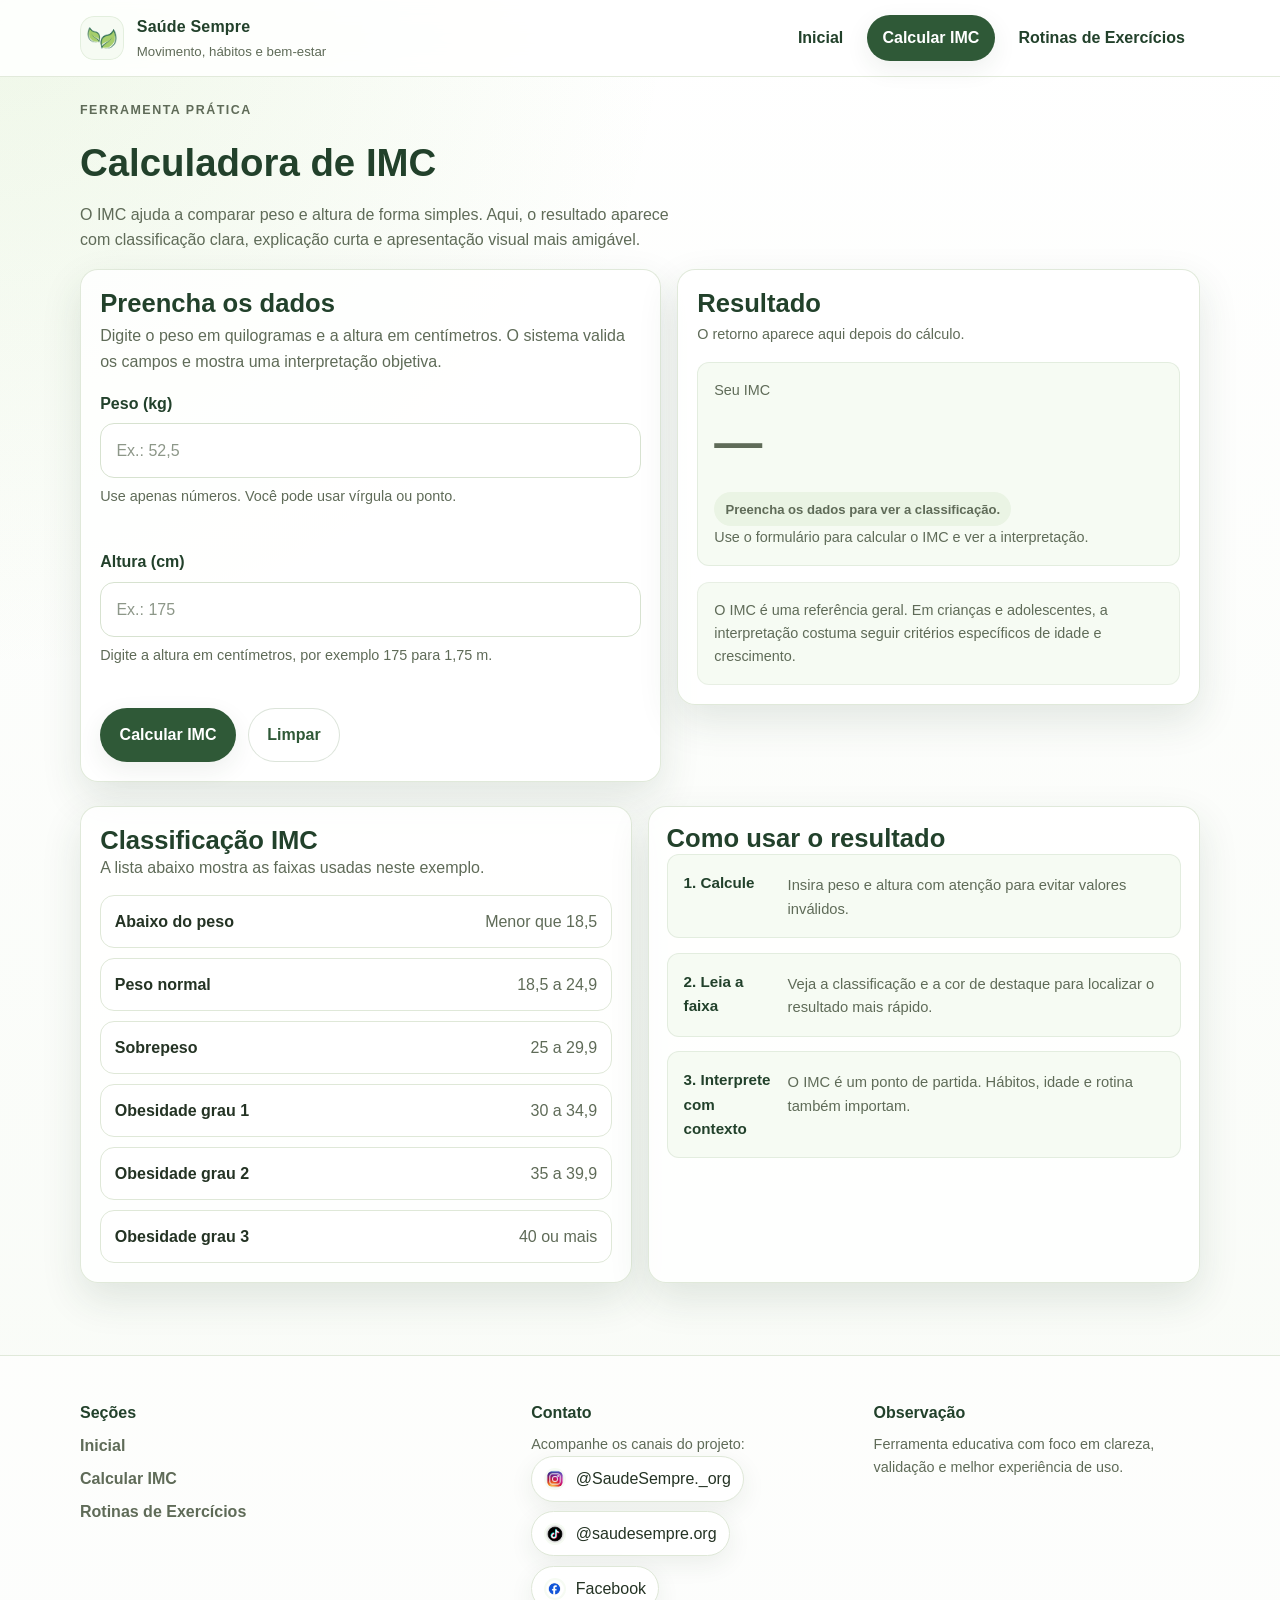
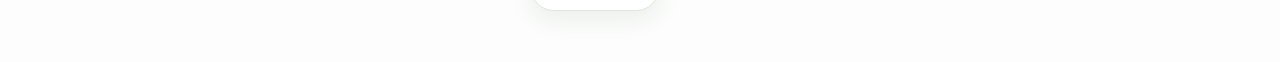
<file: Projeto/Pi Grupo3/Paginas/IMC.html>
<!DOCTYPE html>
<html lang="pt-BR">
<head>
  <meta charset="UTF-8">
  <meta name="viewport" content="width=device-width, initial-scale=1.0">
  <title>Saúde Sempre | Calculadora de IMC</title>
  <link rel="stylesheet" href="../CSS/style.css">
</head>
<body class="page-imc">
  <a class="skip-link" href="#conteudo">Pular para o conteúdo</a>

  <header class="menu">
    <div class="menu-inner">
      <a class="logo" href="index.html" aria-label="Ir para a página inicial">
        <img src="../Imagens/logo.png" alt="" aria-hidden="true">
        <span class="brand-text">
          <strong>Saúde Sempre</strong>
          <span>Movimento, hábitos e bem-estar</span>
        </span>
      </a>

      <nav aria-label="Menu principal">
        <ul>
          <li><a href="index.html">Inicial</a></li>
          <li><a href="imc.html" aria-current="page">Calcular IMC</a></li>
          <li><a href="rotina.html">Rotinas de Exercícios</a></li>
        </ul>
      </nav>
    </div>
  </header>

  <main id="conteudo">
    <section class="container">
      <div class="section-head">
        <p class="eyebrow">Ferramenta prática</p>
        <h1 class="page-title">Calculadora de IMC</h1>
        <p class="page-intro">
          O IMC ajuda a comparar peso e altura de forma simples. Aqui, o resultado aparece com classificação clara, explicação curta e apresentação visual mais amigável.
        </p>
      </div>
    </section>

    <section class="container imc-layout">
      <article class="panel form-card">
        <h2>Preencha os dados</h2>
        <p class="intro">
          Digite o peso em quilogramas e a altura em centímetros. O sistema valida os campos e mostra uma interpretação objetiva.
        </p>

        <form id="imcForm" class="imc-form" novalidate>
          <div class="field">
            <label for="peso">Peso (kg)</label>
            <input type="number" id="peso" name="peso" placeholder="Ex.: 52,5" step="0.1" min="1" inputmode="decimal" aria-describedby="pesoErro">
            <small class="help-text">Use apenas números. Você pode usar vírgula ou ponto.</small>
            <span id="pesoErro" class="field-error" aria-live="polite"></span>
          </div>

          <div class="field">
            <label for="altura">Altura (cm)</label>
            <input type="number" id="altura" name="altura" placeholder="Ex.: 175" step="0.1" min="1" inputmode="decimal" aria-describedby="alturaErro">
            <small class="help-text">Digite a altura em centímetros, por exemplo 175 para 1,75 m.</small>
            <span id="alturaErro" class="field-error" aria-live="polite"></span>
          </div>

          <div class="form-actions">
            <button class="primary" type="submit">Calcular IMC</button>
            <button class="secondary" type="reset" id="limparBtn">Limpar</button>
          </div>
        </form>
      </article>

      <aside id="resultCard" class="panel result-card" data-state="" aria-live="polite" role="status">
        <h2>Resultado</h2>
        <p class="small">O retorno aparece aqui depois do cálculo.</p>

        <div class="result-box">
          <p class="small">Seu IMC</p>
          <p id="valorIMC" class="result-value">—</p>
          <p id="classIMC" class="result-badge">Preencha os dados para ver a classificação.</p>
          <p id="descricaoIMC" class="result-description">Use o formulário para calcular o IMC e ver a interpretação.</p>
        </div>

        <div class="note-box" style="margin-top:1rem;">
          <p class="small">
            O IMC é uma referência geral. Em crianças e adolescentes, a interpretação costuma seguir critérios específicos de idade e crescimento.
          </p>
        </div>
      </aside>
    </section>

    <section class="container section">
      <div class="grid-2">
        <article class="legend-card panel">
          <h2>Classificação IMC</h2>
          <p class="section-intro">A lista abaixo mostra as faixas usadas neste exemplo.</p>
          <div class="legend-grid">
            <div class="legend-item" data-faixa="baixo"><strong>Abaixo do peso</strong><span>Menor que 18,5</span></div>
            <div class="legend-item" data-faixa="normal"><strong>Peso normal</strong><span>18,5 a 24,9</span></div>
            <div class="legend-item" data-faixa="sobrepeso"><strong>Sobrepeso</strong><span>25 a 29,9</span></div>
            <div class="legend-item" data-faixa="obesidade1"><strong>Obesidade grau 1</strong><span>30 a 34,9</span></div>
            <div class="legend-item" data-faixa="obesidade2"><strong>Obesidade grau 2</strong><span>35 a 39,9</span></div>
            <div class="legend-item" data-faixa="obesidade3"><strong>Obesidade grau 3</strong><span>40 ou mais</span></div>
          </div>
        </article>

        <article class="panel">
          <h2>Como usar o resultado</h2>
          <div class="timeline">
            <div class="timeline-item">
              <strong>1. Calcule</strong>
              <span>Insira peso e altura com atenção para evitar valores inválidos.</span>
            </div>
            <div class="timeline-item">
              <strong>2. Leia a faixa</strong>
              <span>Veja a classificação e a cor de destaque para localizar o resultado mais rápido.</span>
            </div>
            <div class="timeline-item">
              <strong>3. Interprete com contexto</strong>
              <span>O IMC é um ponto de partida. Hábitos, idade e rotina também importam.</span>
            </div>
          </div>
        </article>
      </div>
    </section>
  </main>

  <footer>
    <div class="footer-inner">
      <section class="footer-block">
        <h4>Seções</h4>
        <div class="footer-links">
          <a href="index.html">Inicial</a>
          <a href="imc.html">Calcular IMC</a>
          <a href="rotina.html">Rotinas de Exercícios</a>
        </div>
      </section>

      <section class="footer-block">
        <h4>Contato</h4>
        <p class="small">Acompanhe os canais do projeto:</p>
        <div class="socials">
          <a class="social-link" href="https://www.instagram.com/saudesempre._org?igsh=eHY0ZGszZ3N0OWl5" aria-label="Instagram do projeto">
            <img src="../Imagens/instagram.avif" alt="" aria-hidden="true">
            <span>@SaudeSempre._org</span>
          </a>
          <a class="social-link" href="http://tiktok.com/@saudesempre.org" aria-label="TikTok do projeto">
            <img src="../Imagens/tiktok.avif" alt="" aria-hidden="true">
            <span>@saudesempre.org</span>
          </a>
          <a class="social-link" href="https://www.facebook.com/share/1BQ52WZr9w/" aria-label="Facebook do projeto">
            <img src="../Imagens/facebook.jfif" alt="" aria-hidden="true">
            <span>Facebook</span>
          </a>
        </div>
      </section>

      <section class="footer-block">
        <h4>Observação</h4>
        <p class="small">
          Ferramenta educativa com foco em clareza, validação e melhor experiência de uso.
        </p>
      </section>
    </div>
  </footer>

  <script src="../JS/script.js"></script>
</body>
</html>
</file>
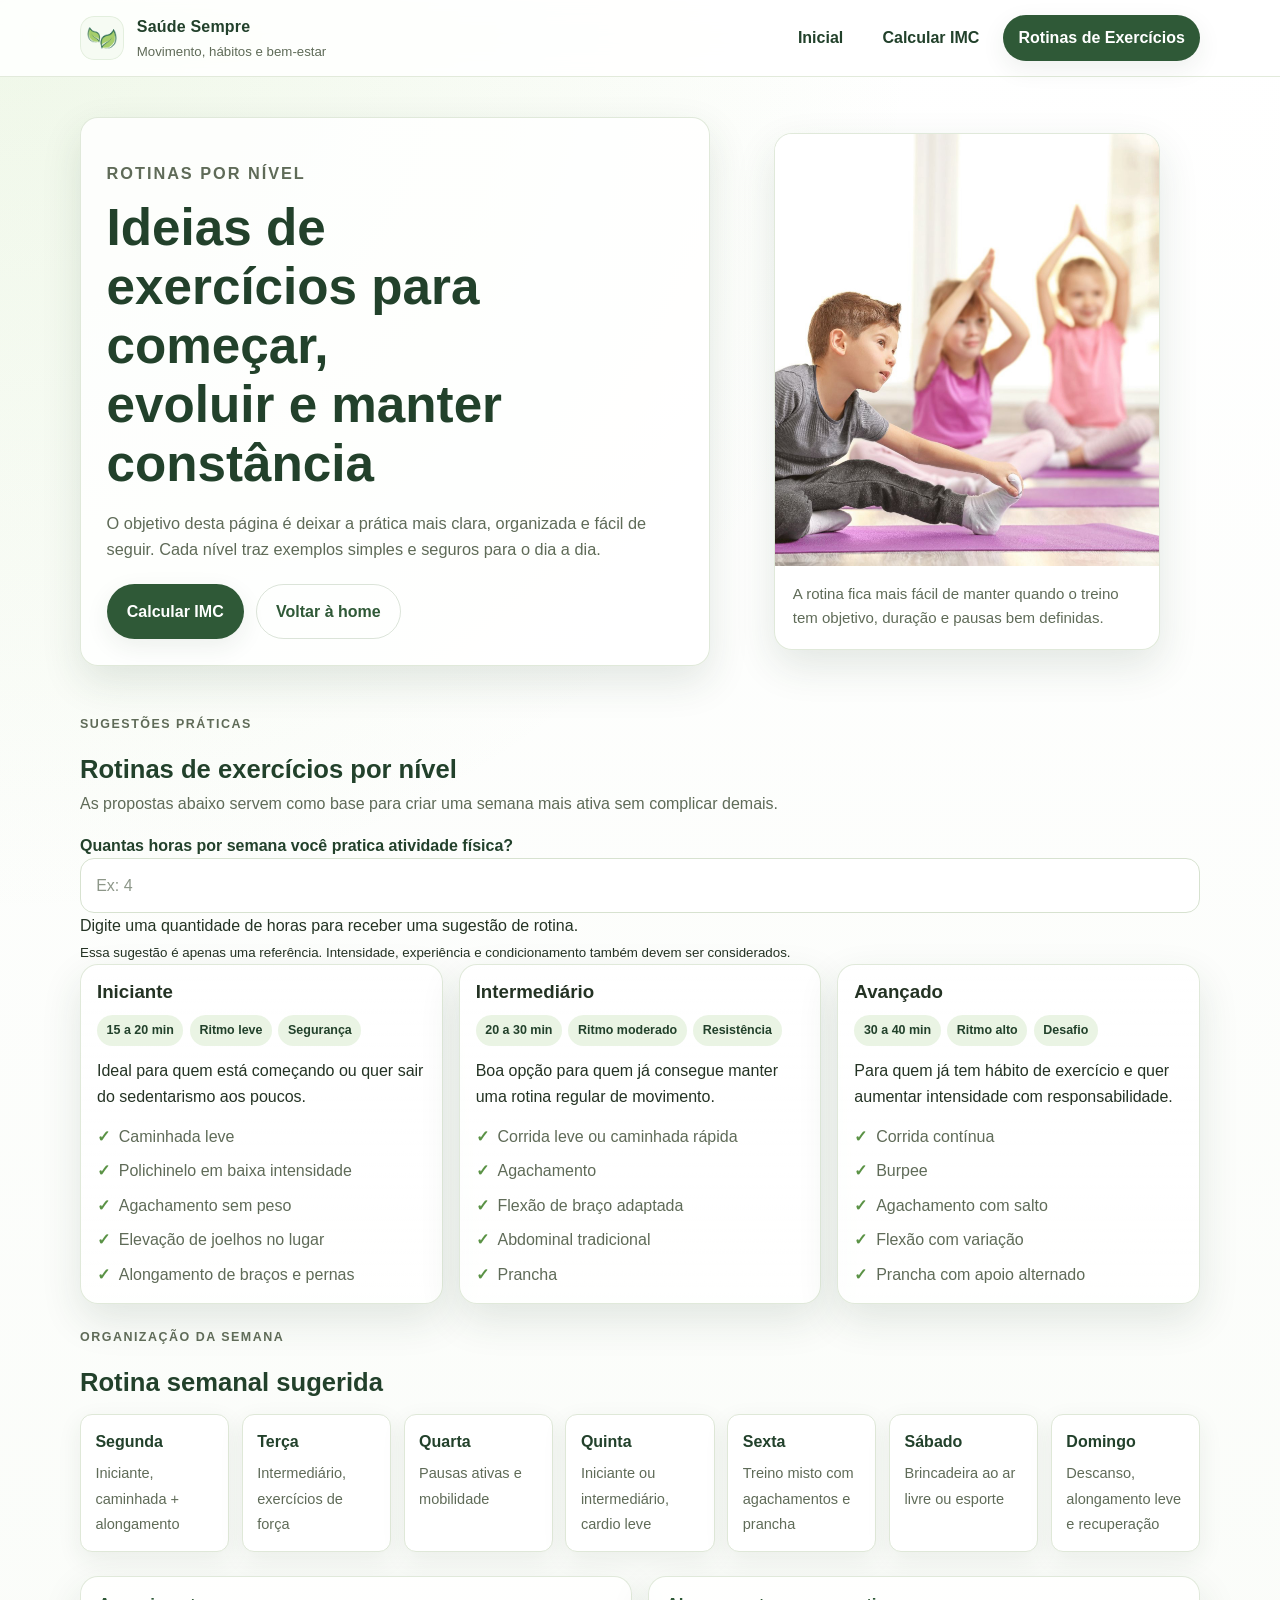
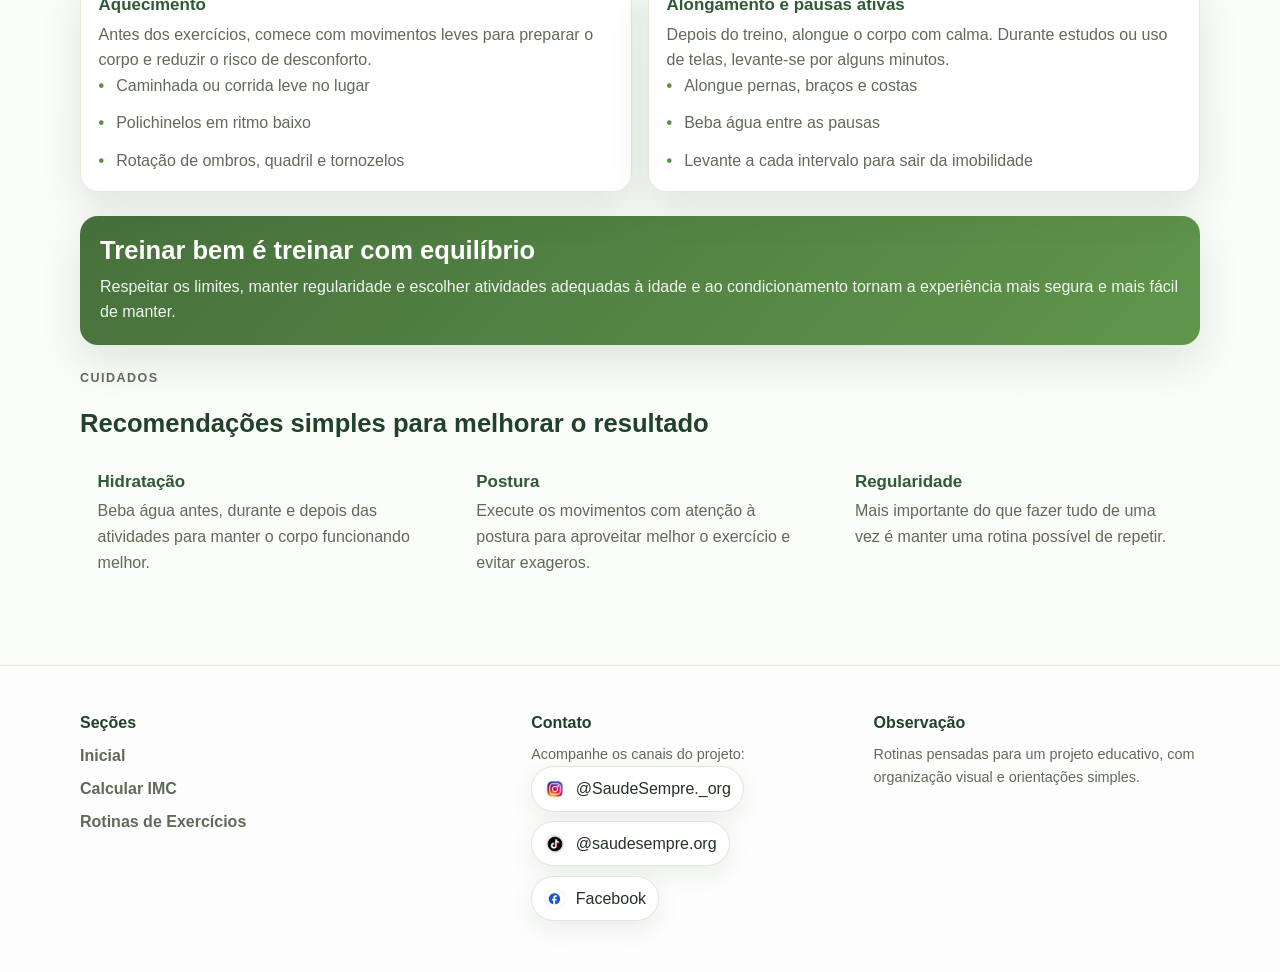
<file: Projeto/Pi Grupo3/Paginas/rotina.html>
<!DOCTYPE html>
<html lang="pt-BR">
<head>
  <meta charset="UTF-8">
  <meta name="viewport" content="width=device-width, initial-scale=1.0">
  <title>Saúde Sempre | Rotinas de Exercícios</title>
  <link rel="stylesheet" href="../CSS/style.css">
</head>
<body class="page-rotina">
  <a class="skip-link" href="#conteudo">Pular para o conteúdo</a>

  <header class="menu">
    <div class="menu-inner">
      <a class="logo" href="index.html" aria-label="Ir para a página inicial">
        <img src="../Imagens/logo.png" alt="" aria-hidden="true">
        <span class="brand-text">
          <strong>Saúde Sempre</strong>
          <span>Movimento, hábitos e bem-estar</span>
        </span>
      </a>

      <nav aria-label="Menu principal">
        <ul>
          <li><a href="index.html">Inicial</a></li>
          <li><a href="imc.html">Calcular IMC</a></li>
          <li><a href="rotina.html" aria-current="page">Rotinas de Exercícios</a></li>
        </ul>
      </nav>
    </div>
  </header>

  <main id="conteudo">
    <section class="hero container">
      <div class="hero-copy">
        <p class="eyebrow">Rotinas por nível</p>
        <h1>Ideias de exercícios para começar, evoluir e manter constância</h1>
        <p>
          O objetivo desta página é deixar a prática mais clara, organizada e fácil de seguir. Cada nível traz exemplos simples e seguros para o dia a dia.
        </p>
        <div class="hero-actions">
          <a class="btn" href="imc.html">Calcular IMC</a>
          <a class="btn btn-secondary" href="index.html">Voltar à home</a>
        </div>
      </div>

      <figure class="hero-media">
        <img src="../Imagens/criancaexercicio.jpg" alt="Grupo de crianças realizando atividades físicas ao ar livre">
        <figcaption class="hero-caption">A rotina fica mais fácil de manter quando o treino tem objetivo, duração e pausas bem definidas.</figcaption>
      </figure>
    </section>

    <section class="section container">
      <div class="section-head">
        <p class="eyebrow">Sugestões práticas</p>
        <h2>Rotinas de exercícios por nível</h2>
        <p class="section-intro">As propostas abaixo servem como base para criar uma semana mais ativa sem complicar demais.</p>
      </div>

      <div class="activity-question">
        <label for="horasAtividade">
          Quantas horas por semana você pratica atividade física?
        </label>
      <input
        type="number"
        id="horasAtividade"
        min="0"
        max="40"
        step="0.5"
        placeholder="Ex: 4"
      >
      <p id="recomendacaoAtividade" aria-live="polite">
        Digite uma quantidade de horas para receber uma sugestão de rotina.
      </p>
      <small>
        Essa sugestão é apenas uma referência. Intensidade, experiência e condicionamento também devem ser considerados.
      </small>
    </div>

      <div class="routine-grid">
        <article class="routine-card" data-nivel="iniciante">
          <h3>Iniciante</h3>
          <div class="meta">
            <span class="pill">15 a 20 min</span>
            <span class="pill">Ritmo leve</span>
            <span class="pill">Segurança</span>
          </div>
          <p>Ideal para quem está começando ou quer sair do sedentarismo aos poucos.</p>
          <ul class="exercise-list">
            <li>Caminhada leve</li>
            <li>Polichinelo em baixa intensidade</li>
            <li>Agachamento sem peso</li>
            <li>Elevação de joelhos no lugar</li>
            <li>Alongamento de braços e pernas</li>
          </ul>
        </article>

        <article class="routine-card" data-nivel="intermediario">
          <h3>Intermediário</h3>
          <div class="meta">
            <span class="pill">20 a 30 min</span>
            <span class="pill">Ritmo moderado</span>
            <span class="pill">Resistência</span>
          </div>
          <p>Boa opção para quem já consegue manter uma rotina regular de movimento.</p>
          <ul class="exercise-list">
            <li>Corrida leve ou caminhada rápida</li>
            <li>Agachamento</li>
            <li>Flexão de braço adaptada</li>
            <li>Abdominal tradicional</li>
            <li>Prancha</li>
          </ul>
        </article>

        <article class="routine-card" data-nivel="avancado">
          <h3>Avançado</h3>
          <div class="meta">
            <span class="pill">30 a 40 min</span>
            <span class="pill">Ritmo alto</span>
            <span class="pill">Desafio</span>
          </div>
          <p>Para quem já tem hábito de exercício e quer aumentar intensidade com responsabilidade.</p>
          <ul class="exercise-list">
            <li>Corrida contínua</li>
            <li>Burpee</li>
            <li>Agachamento com salto</li>
            <li>Flexão com variação</li>
            <li>Prancha com apoio alternado</li>
          </ul>
        </article>
      </div>
    </section>

    <section class="section container">
      <div class="section-head">
        <p class="eyebrow">Organização da semana</p>
        <h2>Rotina semanal sugerida</h2>
      </div>

      <div class="schedule-grid">
        <article class="day-card"><strong>Segunda</strong><span>Iniciante, caminhada + alongamento</span></article>
        <article class="day-card"><strong>Terça</strong><span>Intermediário, exercícios de força</span></article>
        <article class="day-card"><strong>Quarta</strong><span>Pausas ativas e mobilidade</span></article>
        <article class="day-card"><strong>Quinta</strong><span>Iniciante ou intermediário, cardio leve</span></article>
        <article class="day-card"><strong>Sexta</strong><span>Treino misto com agachamentos e prancha</span></article>
        <article class="day-card"><strong>Sábado</strong><span>Brincadeira ao ar livre ou esporte</span></article>
        <article class="day-card"><strong>Domingo</strong><span>Descanso, alongamento leve e recuperação</span></article>
      </div>
    </section>

    <section class="section container">
      <div class="grid-2">
        <article class="soft-card">
          <h3>Aquecimento</h3>
          <p>Antes dos exercícios, comece com movimentos leves para preparar o corpo e reduzir o risco de desconforto.</p>
          <ul class="bullet-list">
            <li>Caminhada ou corrida leve no lugar</li>
            <li>Polichinelos em ritmo baixo</li>
            <li>Rotação de ombros, quadril e tornozelos</li>
          </ul>
        </article>

        <article class="soft-card">
          <h3>Alongamento e pausas ativas</h3>
          <p>Depois do treino, alongue o corpo com calma. Durante estudos ou uso de telas, levante-se por alguns minutos.</p>
          <ul class="bullet-list">
            <li>Alongue pernas, braços e costas</li>
            <li>Beba água entre as pausas</li>
            <li>Levante a cada intervalo para sair da imobilidade</li>
          </ul>
        </article>
      </div>
    </section>

    <section class="section container">
      <div class="callout">
        <h2>Treinar bem é treinar com equilíbrio</h2>
        <p>
          Respeitar os limites, manter regularidade e escolher atividades adequadas à idade e ao condicionamento tornam a experiência mais segura e mais fácil de manter.
        </p>
      </div>
    </section>

    <section class="section container">
      <div class="section-head">
        <p class="eyebrow">Cuidados</p>
        <h2>Recomendações simples para melhorar o resultado</h2>
      </div>

      <div class="grid-3">
        <article class="feature-card">
          <h3>Hidratação</h3>
          <p>Beba água antes, durante e depois das atividades para manter o corpo funcionando melhor.</p>
        </article>
        <article class="feature-card">
          <h3>Postura</h3>
          <p>Execute os movimentos com atenção à postura para aproveitar melhor o exercício e evitar exageros.</p>
        </article>
        <article class="feature-card">
          <h3>Regularidade</h3>
          <p>Mais importante do que fazer tudo de uma vez é manter uma rotina possível de repetir.</p>
        </article>
      </div>
    </section>
  </main>

  <footer>
    <div class="footer-inner">
      <section class="footer-block">
        <h4>Seções</h4>
        <div class="footer-links">
          <a href="index.html">Inicial</a>
          <a href="imc.html">Calcular IMC</a>
          <a href="rotina.html">Rotinas de Exercícios</a>
        </div>
      </section>

      <section class="footer-block">
        <h4>Contato</h4>
        <p class="small">Acompanhe os canais do projeto:</p>
        <div class="socials">
          <a class="social-link" href="https://www.instagram.com/saudesempre._org?igsh=eHY0ZGszZ3N0OWl5" aria-label="Instagram do projeto">
            <img src="../Imagens/instagram.avif" alt="" aria-hidden="true">
            <span>@SaudeSempre._org</span>
          </a>
          <a class="social-link" href="http://tiktok.com/@saudesempre.org" aria-label="TikTok do projeto">
            <img src="../Imagens/tiktok.avif" alt="" aria-hidden="true">
            <span>@saudesempre.org</span>
          </a>
          <a class="social-link" href="https://www.facebook.com/share/1BQ52WZr9w/" aria-label="Facebook do projeto">
            <img src="../Imagens/facebook.jfif" alt="" aria-hidden="true">
            <span>Facebook</span>
          </a>
        </div>
      </section>

      <section class="footer-block">
        <h4>Observação</h4>
        <p class="small">
          Rotinas pensadas para um projeto educativo, com organização visual e orientações simples.
        </p>
      </section>
    </div>
  </footer>
  <script src="../JS/script.js"></script>
</body>
</html>
</file>
<file: Projeto/Pi Grupo3/CSS/style.css>
:root{
  --verde-900:#22412b;
  --verde-800:#2f5937;
  --verde-700:#3f6b34;
  --verde-600:#5a9245;
  --verde-500:#7bc142;
  --verde-100:#eaf4e4;
  --verde-50:#f6fbf3;
  --vermelho-999:#e00b0b;
  --texto:#243324;
  --texto-suave:#5f6b58;
  --branco:#ffffff;
  --linha:#dfe8d8;
  --sombra:0 16px 40px rgba(34,65,43,.12);
  --sombra-suave:0 8px 24px rgba(34,65,43,.08);
  --raio:18px;
  --raio-sm:12px;
  --largura:1120px;
  --fonte:'Segoe UI','Helvetica Neue',Arial,sans-serif;
  --foco:0 0 0 4px rgba(123,193,66,.22);
}

*,
*::before,
*::after{
  box-sizing:border-box;
}

html{
  scroll-behavior:smooth;
}

body{
  margin:0;
  font-family:var(--fonte);
  color:var(--texto);
  background:
    radial-gradient(circle at top left, rgba(123,193,66,.12), transparent 32%),
    linear-gradient(180deg, #ffffff 0%, #f8fbf6 100%);
  line-height:1.6;
}

img{
  max-width:100%;
  display:block;
}

a{
  color:inherit;
  text-decoration:none;
}

ul{
  margin:0;
  padding:0;
  list-style:none;
}

p{
  margin:0;
}

h1,h2,h3,h4{
  line-height:1.15;
  margin:0;
}

.container{
  width:min(100% - 2rem, var(--largura));
  margin:0 auto;
}

.skip-link{
  position:absolute;
  left:-999px;
  top:1rem;
  z-index:999;
  background:var(--verde-800);
  color:var(--branco);
  padding:.75rem 1rem;
  border-radius:999px;
  box-shadow:var(--sombra-suave);
}
.skip-link:focus{
  left:1rem;
  outline:none;
  box-shadow:var(--foco), var(--sombra-suave);
}

header.menu{
  position:sticky;
  top:0;
  z-index:100;
  backdrop-filter:saturate(180%) blur(14px);
  background:rgba(255,255,255,.88);
  border-bottom:1px solid rgba(223,232,216,.9);
}

.menu-inner{
  width:min(100% - 2rem, var(--largura));
  margin:0 auto;
  min-height:76px;
  display:flex;
  align-items:center;
  justify-content:space-between;
  gap:1rem;
  padding:.8rem 0;
}

.logo{
  display:flex;
  align-items:center;
  gap:.8rem;
  min-width:0;
}

.logo img{
  width:44px;
  height:44px;
  object-fit:contain;
  border-radius:14px;
  background:var(--verde-50);
  padding:.25rem;
  box-shadow:inset 0 0 0 1px rgba(90,146,69,.12);
}

.brand-text{
  display:flex;
  flex-direction:column;
  gap:.1rem;
}

.brand-text strong{
  font-size:1rem;
  color:var(--verde-900);
  letter-spacing:.2px;
}

.brand-text span{
  font-size:.83rem;
  color:var(--texto-suave);
}

nav ul{
  display:flex;
  flex-wrap:wrap;
  gap:.55rem;
  align-items:center;
  justify-content:flex-end;
}

nav a{
  display:inline-flex;
  align-items:center;
  gap:.45rem;
  padding:.62rem .95rem;
  border-radius:999px;
  font-weight:700;
  color:var(--verde-900);
  transition:transform .18s ease, background-color .18s ease, color .18s ease, box-shadow .18s ease;
}

nav a:hover{
  background:rgba(123,193,66,.12);
  transform:translateY(-1px);
}

nav a:focus-visible,
button:focus-visible,
input:focus-visible,
textarea:focus-visible{
  outline:none;
  box-shadow:var(--foco);
}

nav a[aria-current="page"]{
  background:var(--verde-800);
  color:var(--branco);
  box-shadow:var(--sombra-suave);
}

main{
  padding:1.5rem 0 2.5rem;
}

.hero{
  display:grid;
  grid-template-columns:1.15fr .85fr;
  gap:1.5rem;
  align-items:stretch;
  padding:1rem 0 1.6rem;
}

.hero-copy,
.hero-media,
.panel,
.card,
.soft-card{
  background:rgba(255,255,255,.82);
  border:1px solid rgba(223,232,216,.95);
  border-radius:var(--raio);
  box-shadow:var(--sombra);
}

.hero-copy{
  padding:clamp(1.2rem, 2vw, 2rem);
}

.eyebrow{
  display:inline-flex;
  align-items:center;
  gap:.45rem;
  font-size:.78rem;
  font-weight:800;
  letter-spacing:.12em;
  text-transform:uppercase;
  color:var(--verde-800);
  margin-bottom:.85rem;
}

.hero h1{
  font-size:clamp(2rem, 4vw, 3.35rem);
  color:var(--verde-900);
  max-width:14ch;
}

.hero p{
  margin-top:1rem;
  color:var(--texto-suave);
  font-size:1.02rem;
  max-width:60ch;
}

.hero-actions{
  display:flex;
  flex-wrap:wrap;
  gap:.75rem;
  margin-top:1.4rem;
}

.btn{
  display:inline-flex;
  align-items:center;
  justify-content:center;
  gap:.5rem;
  min-height:48px;
  padding:.85rem 1.2rem;
  border-radius:999px;
  font-weight:800;
  border:1px solid transparent;
  background:var(--verde-800);
  color:var(--branco);
  box-shadow:var(--sombra-suave);
  transition:transform .18s ease, background-color .18s ease, box-shadow .18s ease;
}

.btn:hover{
  transform:translateY(-1px);
  background:var(--verde-700);
}

.btn-secondary{
  background:transparent;
  color:var(--verde-800);
  border-color:rgba(63,107,52,.18);
  box-shadow:none;
}

.btn-secondary:hover{
  background:rgba(123,193,66,.10);
  color:var(--verde-900);
}

.hero-media{
  overflow:hidden;
  display:flex;
  flex-direction:column;
}

.hero-media img{
  width:100%;
  height:100%;
  min-height:320px;
  object-fit:cover;
}

.hero-caption{
  padding:1rem 1.1rem 1.15rem;
  color:var(--texto-suave);
  font-size:.94rem;
}

.section{
  margin-top:1.5rem;
}

.section-head{
  display:flex;
  flex-direction:column;
  gap:.4rem;
  margin-bottom:1rem;
}

.section-head h2,
.panel h2,
.soft-card h2,
.card h2{
  color:var(--verde-900);
  font-size:clamp(1.3rem, 2vw, 2rem);
}

.section-head p,
.section-intro,
.note{
  color:var(--texto-suave);
}

.grid-3{
  display:grid;
  grid-template-columns:repeat(3, minmax(0, 1fr));
  gap:1rem;
}

.grid-2{
  display:grid;
  grid-template-columns:repeat(2, minmax(0, 1fr));
  gap:1rem;
}

.feature-card,
.card,
.soft-card,
.panel{
  padding:1.1rem;
}

.feature-card h3,
.card h3,
.soft-card h3{
  color:var(--verde-800);
  font-size:1.06rem;
  margin-bottom:.45rem;
}

.feature-card p,
.card p,
.soft-card p,
.panel p{
  color:var(--texto-suave);
}

.tag-row{
  display:flex;
  flex-wrap:wrap;
  gap:.5rem;
  margin-top:.9rem;
}

.tag{
  display:inline-flex;
  align-items:center;
  padding:.38rem .7rem;
  border-radius:999px;
  background:var(--verde-100);
  color:var(--verde-900);
  font-size:.82rem;
  font-weight:700;
}

.callout{
  padding:1.25rem;
  background:linear-gradient(135deg, rgba(63,107,52,.96), rgba(90,146,69,.96));
  color:var(--branco);
  border-radius:var(--raio);
  box-shadow:var(--sombra);
}

.callout h2{
  color:var(--branco);
  font-size:clamp(1.3rem, 2vw, 1.9rem);
}

.callout p{
  color:rgba(255,255,255,.92);
  margin-top:.5rem;
}

.callout .btn{
  background:var(--branco);
  color:var(--verde-900);
  box-shadow:none;
}
.callout .btn:hover{
  background:#f0f8ea;
}

.timeline{
  display:grid;
  gap:.9rem;
}

.timeline-item{
  display:grid;
  grid-template-columns:88px 1fr;
  gap:1rem;
  align-items:start;
  padding:1rem;
  border-radius:var(--raio-sm);
  background:var(--verde-50);
  border:1px solid rgba(63,107,52,.10);
}

.timeline-item strong{
  color:var(--verde-900);
  font-size:.95rem;
}

.timeline-item span{
  display:block;
  color:var(--texto-suave);
  font-size:.92rem;
  margin-top:.2rem;
}

.bullet-list{
  display:grid;
  gap:.75rem;
}

.bullet-list li{
  position:relative;
  padding-left:1.1rem;
  color:var(--texto-suave);
}
.bullet-list li::before{
  content:"•";
  position:absolute;
  left:0;
  top:0;
  color:var(--verde-600);
  font-weight:900;
}

.page-home .content-grid{
  display:grid;
  gap:1rem;
}

.risk-row{
  display:grid;
  grid-template-columns:1fr 1fr;
  gap:1rem;
  margin-bottom:1rem;
  align-items:stretch;
}

.risk-image{
  overflow:hidden;
  border-radius:var(--raio);
  border:1px solid var(--linha);
  box-shadow:var(--sombra-suave);
  background:var(--branco);
}

.risk-image img{
  width:100%;
  height:100%;
  min-height:260px;
  object-fit:cover;
}

.risk-box{
  padding:1.15rem;
  border-radius:var(--raio);
  background:#fff;
  border:1px solid var(--linha);
  box-shadow:var(--sombra-suave);
}

.risk-box h3{
  color:var(--verde-900);
  margin-bottom:.6rem;
}

.risk-list{
  display:grid;
  gap:.7rem;
}

.good-list{
  display:grid;
  gap:.7rem;
}
.risk-list li{
  display:flex;
  gap:.65rem;
  align-items:flex-start;
  color:var(--texto-suave);
}
.risk-list li::before{
  content:"";
  width:.75rem;
  height:.75rem;
  flex:0 0 .75rem;
  margin-top:.35rem;
  border-radius:50%;
  background:var(--vermelho-999);
  box-shadow:0 0 0 4px rgba(123,193,66,.16);
}
.good-list li{
  display:flex;
  gap:.65rem;
  align-items:flex-start;
  color:var(--texto-suave);
}
.good-list li::before{
  content:"";
  width:.75rem;
  height:.75rem;
  flex:0 0 .75rem;
  margin-top:.35rem;
  border-radius:50%;
  background:var(--verde-500);
  box-shadow:0 0 0 4px rgba(123,193,66,.16);
}
.routine-grid{
  display:grid;
  grid-template-columns:repeat(3, minmax(0, 1fr));
  gap:1rem;
}

.routine-card{
  padding:1rem;
  border-radius:var(--raio);
  background:linear-gradient(180deg, rgba(255,255,255,.92), rgba(255,255,255,.80));
  border:1px solid rgba(223,232,216,.95);
  box-shadow:var(--sombra);
}

.routine-card .meta{
  display:flex;
  flex-wrap:wrap;
  gap:.4rem;
  margin:.8rem 0;
}

.pill{
  display:inline-flex;
  align-items:center;
  padding:.32rem .6rem;
  border-radius:999px;
  background:var(--verde-100);
  color:var(--verde-900);
  font-weight:700;
  font-size:.78rem;
}

.exercise-list{
  display:grid;
  gap:.55rem;
  margin-top:.9rem;
}

.exercise-list li{
  display:flex;
  gap:.55rem;
  align-items:flex-start;
  color:var(--texto-suave);
}

.exercise-list li::before{
  content:"✓";
  color:var(--verde-600);
  font-weight:900;
}

.schedule-grid{
  display:grid;
  grid-template-columns:repeat(7, minmax(0, 1fr));
  gap:.8rem;
}

.day-card{
  padding:.9rem;
  border-radius:var(--raio-sm);
  background:#fff;
  border:1px solid var(--linha);
  box-shadow:var(--sombra-suave);
}

.day-card strong{
  display:block;
  color:var(--verde-900);
  margin-bottom:.35rem;
}
.day-card span{
  color:var(--texto-suave);
  font-size:.91rem;
}

.imc-layout{
  display:grid;
  grid-template-columns:1fr .9fr;
  gap:1rem;
  align-items:start;
}

.form-card{
  padding:1.2rem;
}

.form-card h2{
  margin-bottom:.3rem;
}

.form-card .intro{
  margin-top:.3rem;
  color:var(--texto-suave);
}

.imc-form{
  margin-top:1rem;
  display:grid;
  gap:1rem;
}

.field{
  display:grid;
  gap:.45rem;
}

label{
  font-weight:700;
  color:var(--verde-900);
}

input[type="number"]{
  width:100%;
  min-height:48px;
  padding:.85rem .95rem;
  border-radius:14px;
  border:1px solid #d7e2d0;
  background:#fff;
  color:var(--texto);
  font:inherit;
  transition:border-color .18s ease, box-shadow .18s ease;
}

input[type="number"]::placeholder{
  color:#8d9789;
}

input[type="number"]:focus{
  border-color:rgba(90,146,69,.65);
}

.help-text,
.field-error,
.result-description{
  font-size:.9rem;
}

.help-text{
  color:var(--texto-suave);
}

.field-error{
  min-height:1.1rem;
  color:#b42318;
  font-weight:700;
}

.form-actions{
  display:flex;
  flex-wrap:wrap;
  gap:.75rem;
}

button{
  min-height:48px;
  border-radius:999px;
  padding:.82rem 1.15rem;
  font:inherit;
  font-weight:800;
  border:1px solid transparent;
  cursor:pointer;
  transition:transform .18s ease, background-color .18s ease, box-shadow .18s ease;
}

button:hover{
  transform:translateY(-1px);
}

button.primary{
  background:var(--verde-800);
  color:var(--branco);
  box-shadow:var(--sombra-suave);
}
button.primary:hover{
  background:var(--verde-700);
}

button.secondary{
  background:#fff;
  color:var(--verde-800);
  border-color:rgba(63,107,52,.18);
}

.result-card{
  padding:1.2rem;
  position:sticky;
  top:96px;
}

.result-card h2{
  margin-bottom:.25rem;
}

.result-box{
  margin-top:1rem;
  padding:1rem;
  border-radius:var(--raio-sm);
  background:var(--verde-50);
  border:1px solid rgba(63,107,52,.10);
}

.result-value{
  font-size:clamp(2rem, 4vw, 3rem);
  font-weight:900;
  color:var(--verde-900);
  margin-top:.2rem;
}

.result-badge{
  display:inline-flex;
  align-items:center;
  gap:.45rem;
  margin-top:.65rem;
  padding:.4rem .7rem;
  border-radius:999px;
  font-size:.82rem;
  font-weight:800;
  background:var(--verde-100);
  color:var(--verde-900);
}

.result-card[data-state="baixo"] .result-box{ background:#eff6ff; border-color:#bfdbfe; }
.result-card[data-state="normal"] .result-box{ background:#ecfdf3; border-color:#bbf7d0; }
.result-card[data-state="sobrepeso"] .result-box{ background:#fff7ed; border-color:#fed7aa; }
.result-card[data-state="obesidade1"] .result-box{ background:#fff1f2; border-color:#fecdd3; }
.result-card[data-state="obesidade2"] .result-box{ background:#fce7f3; border-color:#f9a8d4; }
.result-card[data-state="obesidade3"] .result-box{ background:#fef2f2; border-color:#fca5a5; }

.result-card[data-state="baixo"] .result-badge{ background:#dbeafe; color:#1d4ed8; }
.result-card[data-state="normal"] .result-badge{ background:#dcfce7; color:#15803d; }
.result-card[data-state="sobrepeso"] .result-badge{ background:#ffedd5; color:#c2410c; }
.result-card[data-state="obesidade1"] .result-badge,
.result-card[data-state="obesidade2"] .result-badge,
.result-card[data-state="obesidade3"] .result-badge{
  background:#fee2e2;
  color:#b91c1c;
}

.legend-card{
  padding:1.2rem;
}

.legend-grid{
  display:grid;
  gap:.65rem;
  margin-top:.9rem;
}

.legend-item{
  display:grid;
  grid-template-columns:minmax(0, 1fr) auto;
  gap:.75rem;
  align-items:center;
  padding:.78rem .85rem;
  border-radius:14px;
  border:1px solid var(--linha);
  background:#fff;
  color:var(--texto-suave);
}

.legend-item strong{
  color:var(--texto);
}

.legend-item.is-active{
  border-color:rgba(90,146,69,.35);
  background:var(--verde-50);
}

.note{
  margin-top:.9rem;
  font-size:.9rem;
}

footer{
  margin-top:2rem;
  padding:2rem 0 2.2rem;
  border-top:1px solid rgba(223,232,216,.95);
  background:rgba(255,255,255,.68);
}

.footer-inner{
  width:min(100% - 2rem, var(--largura));
  margin:0 auto;
  display:grid;
  grid-template-columns:1.2fr .9fr .9fr;
  gap:1rem;
}

.footer-block{
  padding:1rem 0;
}

.footer-block h4{
  margin-bottom:.7rem;
  color:var(--verde-900);
  font-size:1rem;
}

.footer-links{
  display:grid;
  gap:.45rem;
}

.footer-links a{
  color:var(--texto-suave);
  font-weight:600;
}
.footer-links a:hover{
  color:var(--verde-800);
}

.socials{
  display:flex;
  flex-wrap:wrap;
  gap:.6rem;
}

.social-link{
  display:inline-flex;
  align-items:center;
  gap:.6rem;
  padding:.55rem .75rem;
  border-radius:999px;
  border:1px solid var(--linha);
  background:#fff;
  box-shadow:var(--sombra-suave);
}

.social-link img{
  width:22px;
  height:22px;
  object-fit:contain;
  border-radius:50%;
  background:var(--verde-50);
  padding:2px;
}

.small{
  color:var(--texto-suave);
  font-size:.9rem;
}

.note-box{
  padding:1rem;
  border-radius:var(--raio-sm);
  background:var(--verde-50);
  border:1px solid rgba(63,107,52,.08);
}

.page-title{
  font-size:clamp(1.8rem, 3vw, 2.8rem);
  color:var(--verde-900);
}

.page-intro{
  margin-top:.65rem;
  color:var(--texto-suave);
  max-width:70ch;
}

.spacer{
  height:.4rem;
}

@media (max-width: 980px){
  .hero,
  .risk-grid,
  .imc-layout{
    grid-template-columns:1fr;
  }

  .routine-grid,
  .grid-3{
    grid-template-columns:repeat(2, minmax(0,1fr));
  }

  .schedule-grid{
    grid-template-columns:repeat(2, minmax(0,1fr));
  }

  .result-card{
    position:static;
  }

  .footer-inner{
    grid-template-columns:1fr;
  }
}

@media (max-width: 680px){
  .menu-inner{
    flex-direction:column;
    align-items:flex-start;
    padding:.9rem 0 1rem;
  }

    .risk-row{
    grid-template-columns:1fr;
  }

  .risk-image img{
    min-height:220px;
  }

  nav ul{
    justify-content:flex-start;
  }

  .routine-grid,
  .grid-3,
  .grid-2{
    grid-template-columns:1fr;
  }

  .schedule-grid{
    grid-template-columns:1fr;
  }

  .hero-media img{
    min-height:240px;
  }

  .timeline-item{
    grid-template-columns:1fr;
  }

  .btn,
  button{
    width:100%;
  }
}
</file>
